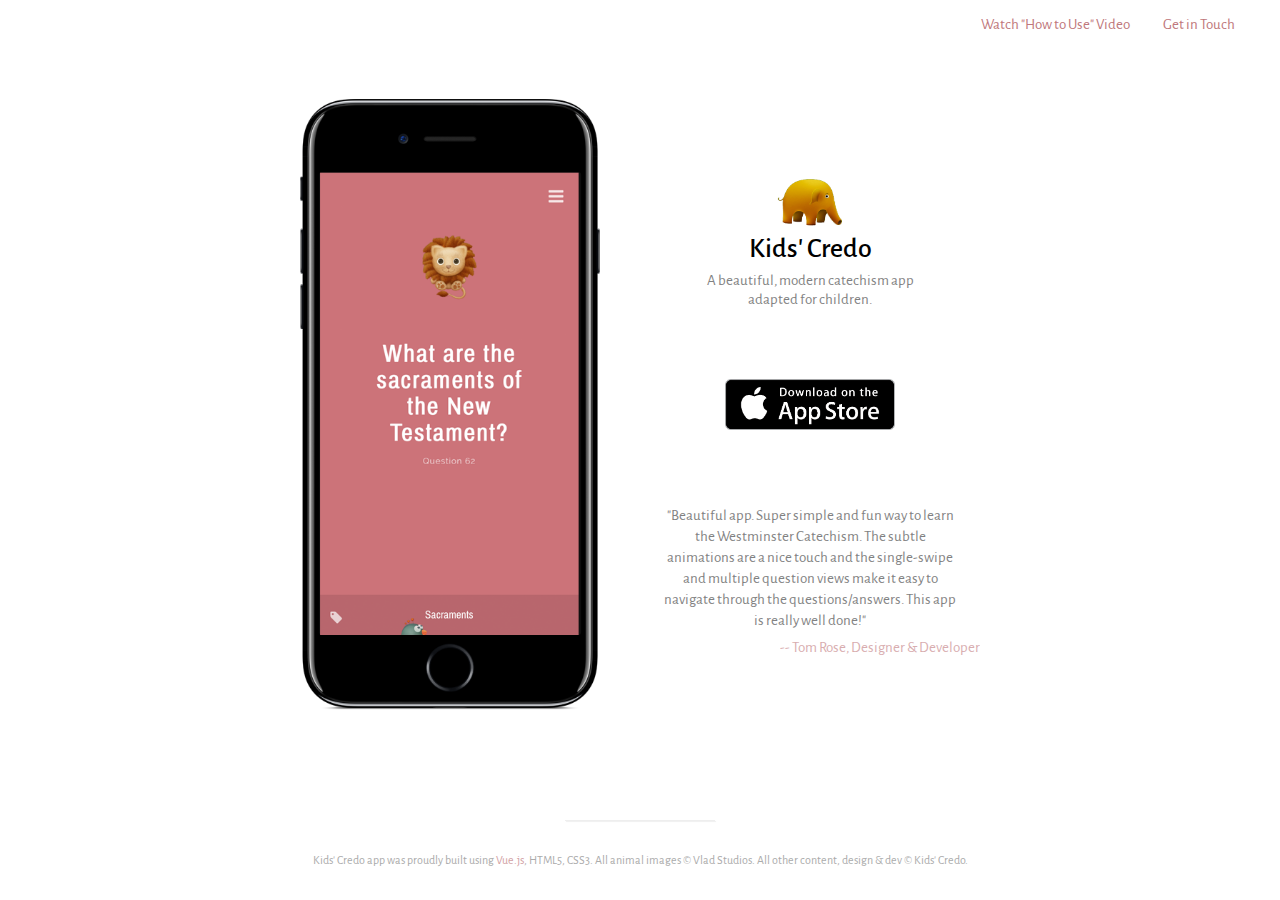
<file: index.html>
<!doctype html>
<html class="no-js" lang="">
    <head>
        <meta charset="utf-8">
        <meta http-equiv="x-ua-compatible" content="ie=edge">
        <title>Kids' Credo for iPhone</title>
        <meta name="description" content="">
        <meta name="viewport" content="width=device-width, initial-scale=1">
        <link href="https://fonts.googleapis.com/css?family=Alegreya+Sans:400,500,700,800" rel="stylesheet">
        <link rel="stylesheet" href="https://cdnjs.cloudflare.com/ajax/libs/animate.css/3.5.2/animate.css" />
        <link rel="stylesheet" href="css/normalize.css">
        <link rel="stylesheet" href="css/main.css">
    </head>
    <body>
      <header>
        <nav>
          <ul>
              <a href="https://www.youtube.com/watch?v=XznyNhYz71E"><li>Watch "How to Use" Video</li></a>
              <a href="mailto:kidscredohelp@gmail.com"><li>Get in Touch</li></a>
          </ul>
        </nav>
      </header>
      <main>
        <div class="right mobile">
          <div class="animate-wrap">
          <img class="elephant" src="img/elephant.png" alt="Kids' Credo for iOS" />
          <img class="trunk animated infinite swingSmall" src="img/trunk.png" alt="Kids' Credo for iOS" />
          </div>
          <h2>Kids' Credo</h2>
          <p>A beautiful, modern catechism app adapted for children.</p>
          <a href="https://itunes.apple.com/WebObjects/MZStore.woa/wa/viewSoftware?id=1234131605&mt=8">
            <img class="badge" src="img/badge.png"/>
          </a>
          <!--<div class="quote">
               /** Where recommendations will probably go **/
            <p>
              "Tied up and twisted; gnarled and knotted with wrinkles;
              haggardly firm and unyielding; his eyes"
            </p>
            <div class="author">
                -- <a href="#">Author Name, Place</a>
            </div>
          </div> -->
        </div>
        <div class="left">
            <img class="iphone" src="img/iphone.png"/>
        </div>
        <div class="right desktop">
          <div class="animate-wrap">
          <img class="elephant" src="img/elephant.png" alt="Kids' Credo for iOS" />
          <img class="trunk animated infinite swingSmall" src="img/trunk.png" alt="Kids' Credo for iOS" />
          </div>
          <h2>Kids' Credo</h2>
          <p>A beautiful, modern catechism app adapted for children.</p>
          <a href="https://itunes.apple.com/WebObjects/MZStore.woa/wa/viewSoftware?id=1234131605&mt=8">
            <img class="badge" src="img/badge.png"/>
          </a>
          <div class="quote">
            <p>
              "Beautiful app. Super simple and fun way to learn the Westminster Catechism.
              The subtle animations are a nice touch and the single-swipe and
              multiple question views make it easy to navigate through the questions/answers.
              This app is really well done!"
            </p>
            <div class="author">
                -- <a href="http://slurve.com/about">Tom Rose</a>, <a href="http://slurve.com">Designer & Developer</a>
            </div>
          </div>
        </div>
      </main>
      <footer>
        <div class="breaker"></div>
        <p>Kids' Credo app was proudly built using <a href="https://vuejs.org/">Vue.js</a>, HTML5, CSS3. All animal images &copy; Vlad Studios. All other content, design & dev &copy; Kids' Credo.</p>
      </footer>
    </body>
</html>
</file>
<file: css/main.css>
body {
  display: flex;
  min-height: 100vh;
  flex-direction: column;
  font-family: 'Alegreya Sans', sans-serif;
  font-weight: 400;
}

main {
  flex: 1;
  max-width: 680px;
  margin: 0 auto;
  margin-top: 50px;
  min-height: 600px;
  width: 100%;
  position: relative;
}

.mobile {
  display:none;
}

a {
  color: #C0777B;
  text-decoration: none;
}

nav ul {
    margin: 0px;
    padding: 0px;
}

nav li {
  list-style:none;
  display:inline-block;
  margin-right: 30px;
  font-size: 15px;
  color: #C0777B;
  font-weight: 400;
}

footer {
  max-width: 850px;
  margin: 0 auto;
}

header {
  padding: 15px;
}

nav {
  float:right;
}

.iphone {
  width: 300px;
  display:block;
  position: relative;
}

.left {
  float: left;
  width: 50%;
  position: relative;
}

.right {
  float:right;
  width: 50%;
  padding-top: 80px;
  padding-left: 0px;
  text-align:left;
  text-align:center;
  position: relative;
}

.animate-wrap {
  position: relative;
  padding-top: 30px;
  width: 80px;
  margin:0 auto;
}

.badge {
  width: 170px;
  margin-top: 70px;
}

.quote {
  margin-top: 70px;
}

p {
  font-size: 15px;
  line-height: 19px;
  color: #4d4d4d;
  opacity: 0.7;
  max-width:220px;
  margin: 0 auto;
  margin-top: 5px;
}

.quote p {
  max-width: 300px;
  line-height: 21px;
  font-size: 15px;
  font-family: 'Alegreya Sans', sans-serif;
}

h2 {
  font-size: 28px;
  margin-bottom: 0px;
  font-weight: 500;
}

.author {
  float:right;
  font-size: 15px;
  margin-top: 7px;
  line-height: 19px;
  color: #C0777B;
  opacity: 0.6;
}

footer {
  padding: 10px;
  margin-top: 50px;
}

.breaker {
  width: 150px;
  height: 1px;
  background: #eee;
  margin: 0 auto;
  box-shadow: 1px 1px 1px #eee;
}

footer p {
  color: #888;
  opacity: 0.7;
  margin-top: 30px;
  font-size: 12px;
  width: 100%;
  max-width: 100%;
  padding-bottom: 20px;
}

.elephant {
  position: absolute;
  display: block;
  width: 70px;
  top: 0px;
  left: 0px;
}

.trunk {
  position: absolute;
  display: block;
  width: 16px;
  top: 20px;
  left: 56px;
}

.swingSmall {
    transform-origin: top center;
    animation-duration: 3.3s;
    animation-name: swingSmall;
}

/* ==========================================================================
   Author's custom styles
   ========================================================================== */

   @-webkit-keyframes swingSmall {
       20% {
           -webkit-transform: rotate3d(0, 0, 1, 5deg);
           transform: rotate3d(0, 0, 1, 5deg)
       }
       40% {
           -webkit-transform: rotate3d(0, 0, 1, -4deg);
           transform: rotate3d(0, 0, 1, -4deg)
       }
       60% {
           -webkit-transform: rotate3d(0, 0, 1, 3deg);
           transform: rotate3d(0, 0, 1, 3deg)
       }
       80% {
           -webkit-transform: rotate3d(0, 0, 1, -2deg);
           transform: rotate3d(0, 0, 1, -2deg)
       }
       to {
           -webkit-transform: rotate3d(0, 0, 1, 0deg);
           transform: rotate3d(0, 0, 1, 0deg)
       }
   }

   @keyframes swingSmall {
       20% {
           -webkit-transform: rotate3d(0, 0, 1, 5deg);
           transform: rotate3d(0, 0, 1, 5deg)
       }
       40% {
           -webkit-transform: rotate3d(0, 0, 1, -4deg);
           transform: rotate3d(0, 0, 1, -4deg)
       }
       60% {
           -webkit-transform: rotate3d(0, 0, 1, 3deg);
           transform: rotate3d(0, 0, 1, 3deg)
       }
       80% {
           -webkit-transform: rotate3d(0, 0, 1, -2deg);
           transform: rotate3d(0, 0, 1, -2deg)
       }
       to {
           -webkit-transform: rotate3d(0, 0, 1, 0deg);
           transform: rotate3d(0, 0, 1, 0deg)
       }
   }

@media screen and (max-width: 760px) {
    nav {
      float:none;
      text-align:center;
      padding-top: 10px;
    }
    main {
      margin-top: 25px;
    }
    .desktop {
      display:none;
    }
    .quote {
      display:none;
    }
    .mobile {
      display:block;
      padding-top: 0px;
      position: relative;
    }
    h2 {
      margin-top: 40px;
    }
    .badge {
      margin-top: 50px;
      margin-bottom: 60px;
    }
    .iphone {
      position: relative;
      margin: 0 auto;
    }
    .left,
    .right {
      float:none;
      width: 100%;
    }
    footer p {
      max-width: 200px;
      margin-left: auto;
      margin-right: auto;
      text-align:center;
    }
}
</file>
